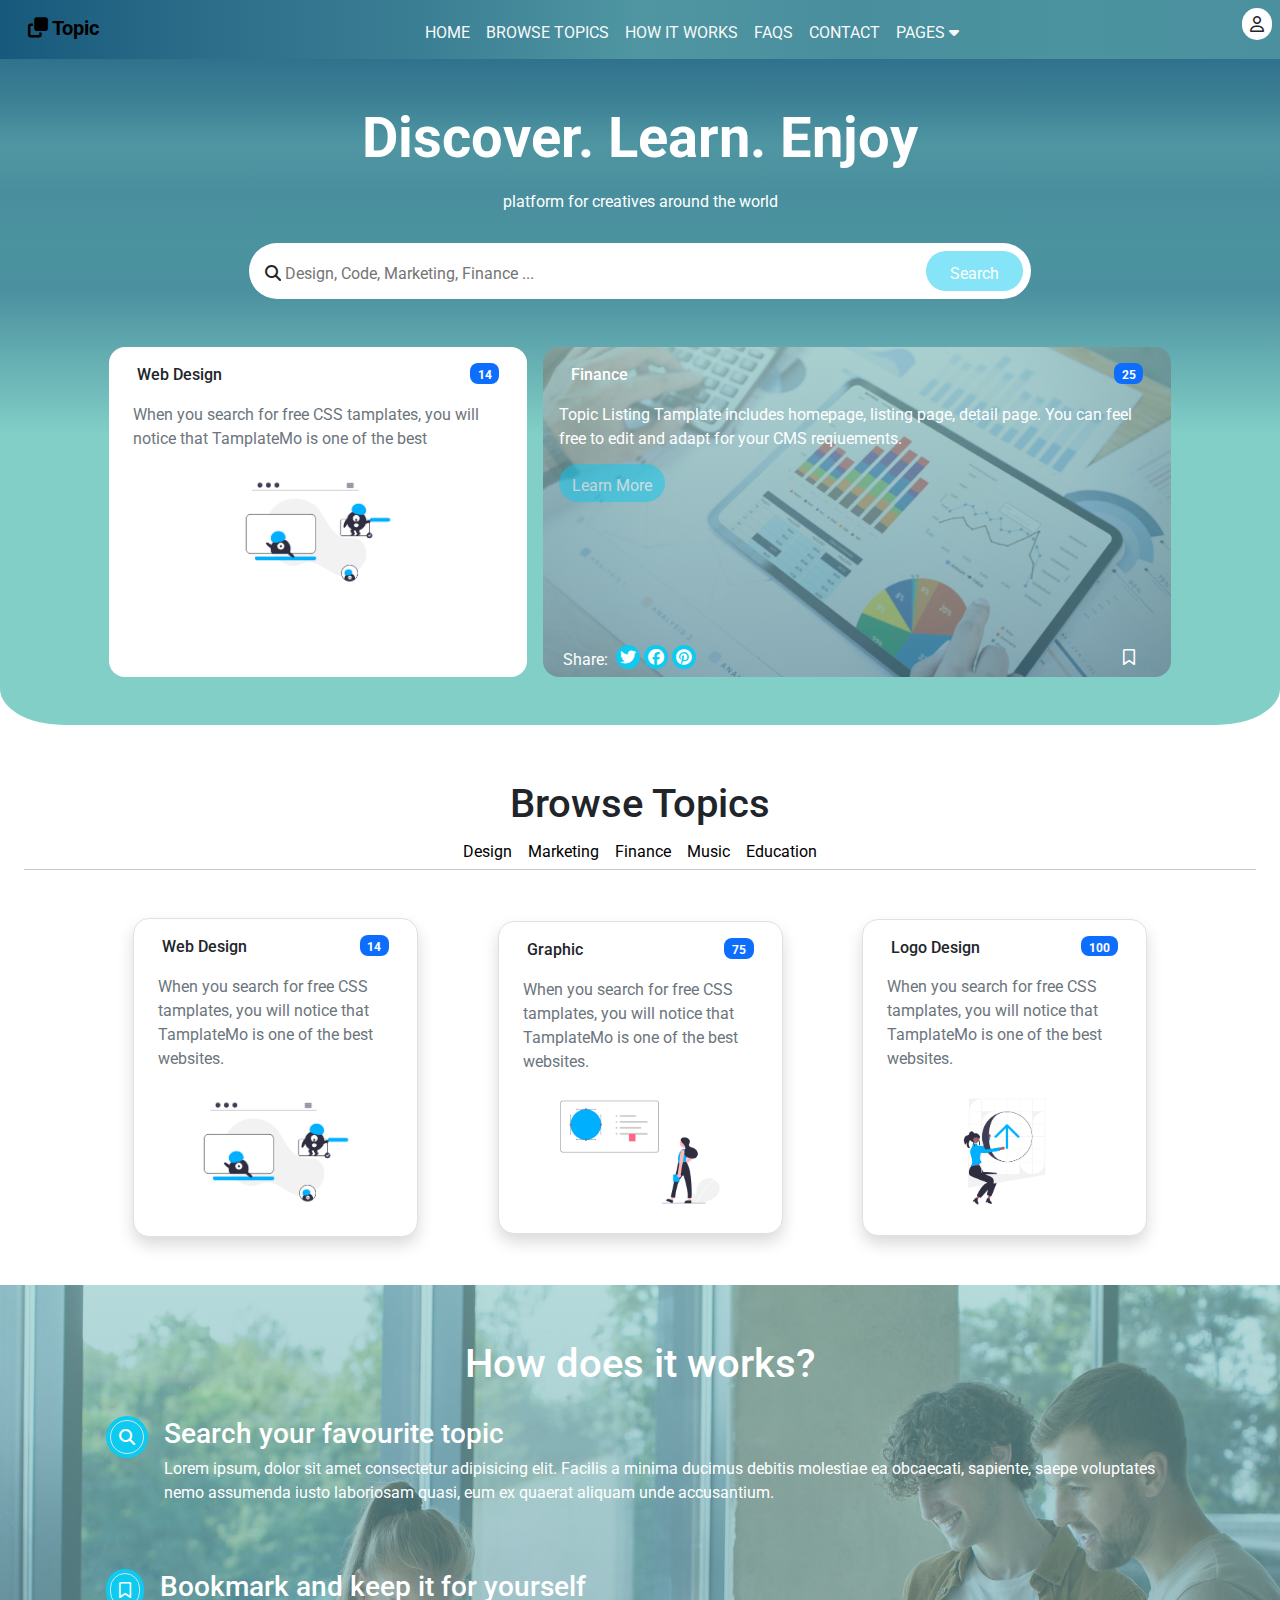
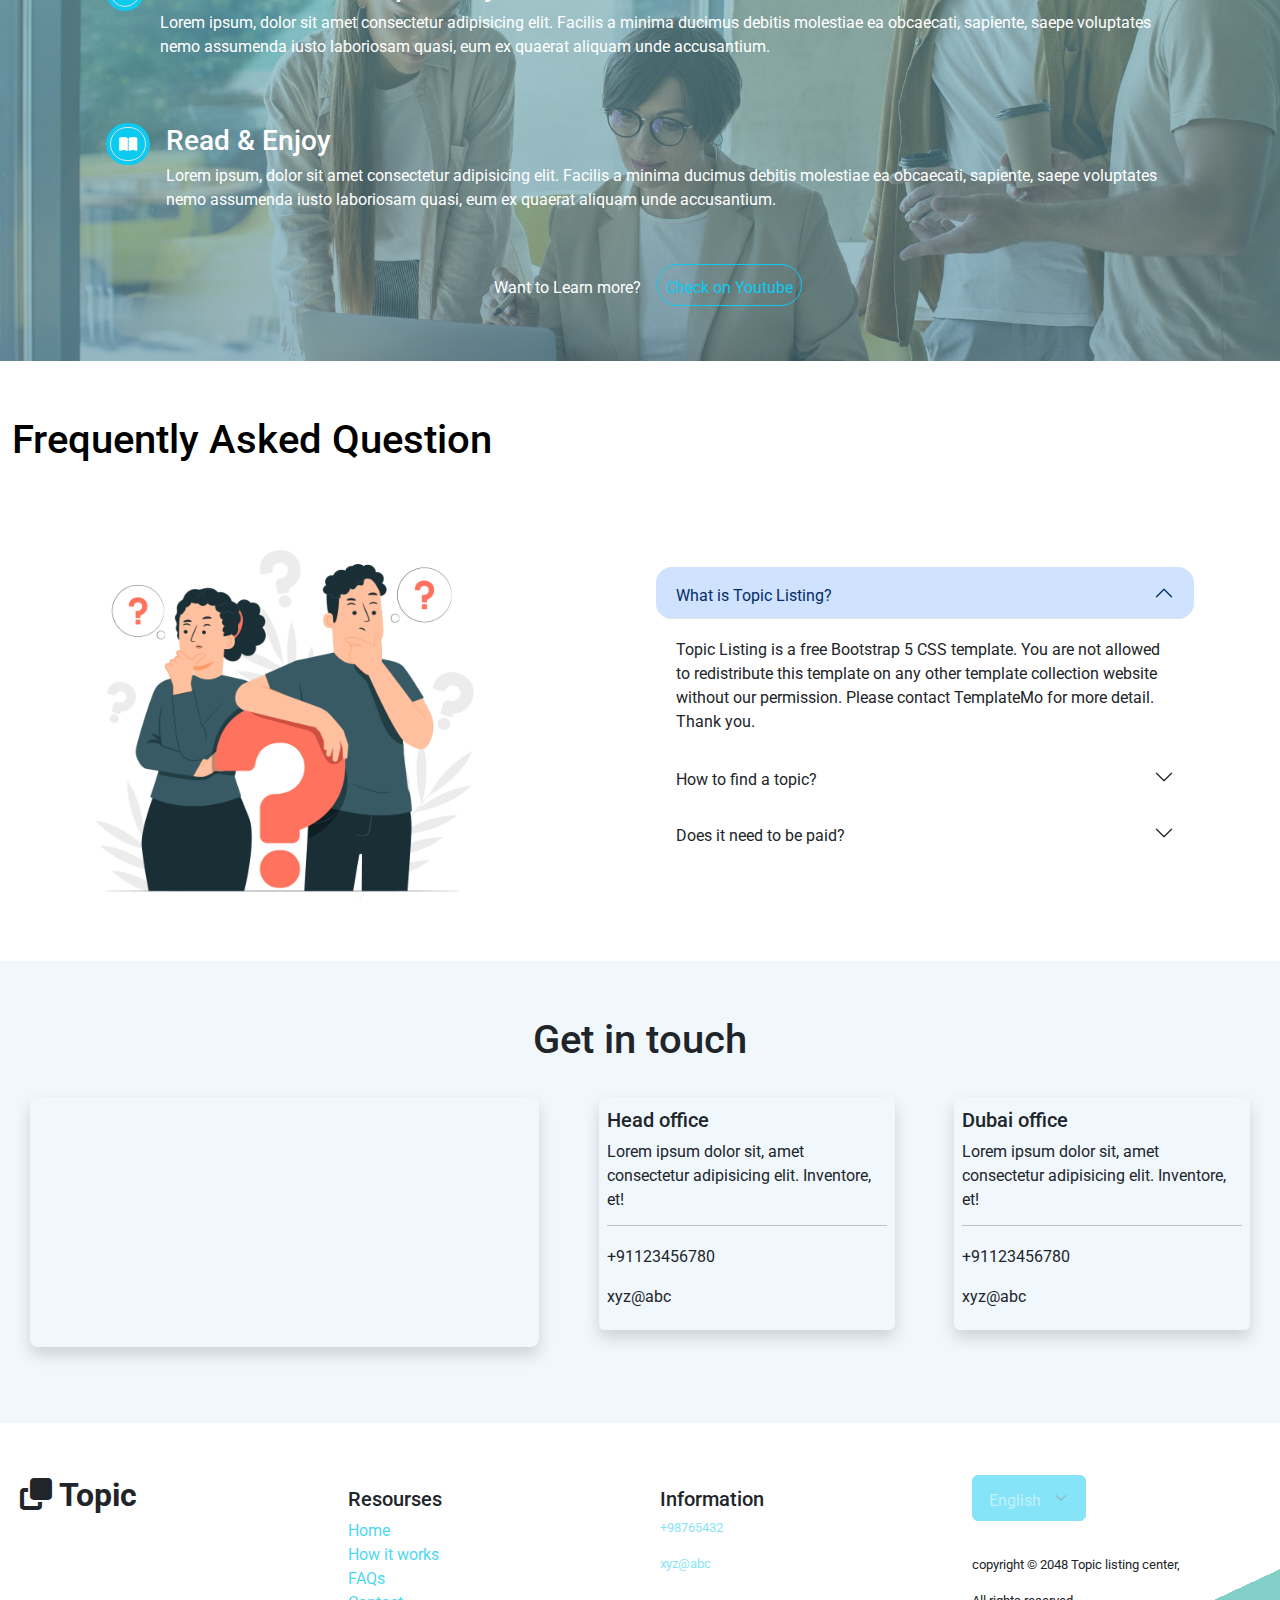
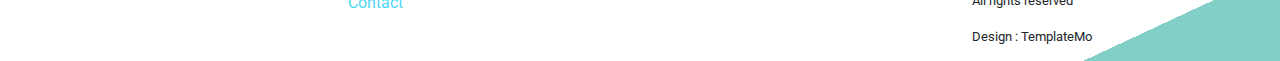
<file: Assignment-with-BS/index.html>
<!DOCTYPE html>
<html lang="en">
<head>
    <meta charset="UTF-8">
    <meta name="viewport" content="width=device-width, initial-scale=1.0">
    <link href="https://cdn.jsdelivr.net/npm/bootstrap@5.3.3/dist/css/bootstrap.min.css" rel="stylesheet">
    <script src="https://cdn.jsdelivr.net/npm/bootstrap@5.3.3/dist/js/bootstrap.bundle.min.js"></script>
    <link rel="stylesheet" href="https://cdnjs.cloudflare.com/ajax/libs/font-awesome/6.7.2/css/all.min.css" integrity="sha512-Evv84Mr4kqVGRNSgIGL/F/aIDqQb7xQ2vcrdIwxfjThSH8CSR7PBEakCr51Ck+w+/U6swU2Im1vVX0SVk9ABhg==" crossorigin="anonymous" referrerpolicy="no-referrer" />
    <link rel="preconnect" href="https://fonts.googleapis.com">
    <link rel="preconnect" href="https://fonts.gstatic.com" crossorigin>
    <link href="https://fonts.googleapis.com/css2?family=Roboto:ital,wght@0,100..900;1,100..900&display=swap" rel="stylesheet">
    <link rel="stylesheet" href="style.css">
    <title>Topic-listing</title>
</head>
<body>
    <nav class="navbar navbar-expand-md navbar-light bg-info fixed-top ">
        <div class="container-fluid">
            <h1 class="navbar-brand ps-3 align-self-center"><strong><i class="fa-solid fa-clone"></i> Topic</strong></h1>
            <div class="collapse navbar-collapse justify-content-center  " id="navbarNav">
                <button type="button" class="btn-close navbar-toggler  float-end" data-bs-toggle="collapse" data-bs-target="#navbarNav"></button>
                <ul class=" navbar-nav text-white ">
                    <li class="nav-item"><a class="nav-link link-light " href="#hero">HOME</a></li>
                    <li class="nav-item"><a class="nav-link link-light" href="#browse-section">BROWSE TOPICS</a></li>
                    <li class="nav-item"><a class="nav-link link-light" href="#how-works">HOW IT WORKS</a></li>
                    <li class="nav-item"><a class="nav-link link-light" href="#faq">FAQS</a></li>
                    <li class="nav-item"><a class="nav-link link-light" href="#location">CONTACT</a></li>
                    <li class="nav-item">
                        <div class="dropdown border-0  " >
                            <a class="nav-link link-light"  href="#" data-bs-toggle="dropdown">PAGES <i class="fa-solid fa-caret-down"></i></a>
                            <ul class="dropdown-menu border-0 " style="background: inherit;">
                                <a class="dropdown-item " href="#">Page1</a>
                                <a class="dropdown-item " href="#">page2</a>
                                <a class="dropdown-item " href="#">page2</a>
                            </ul>
                        </div>
                    </li>
                </ul>
            </div>
            <div class="position-fixed end-0  top-0 p-2">
                <i class="fa-regular fa-user p-2 rounded-5 bg-white"></i>
                <button class="navbar-toggler text-white" type="button" data-bs-toggle="collapse" data-bs-target="#navbarNav" aria-controls="navbarNav" aria-expanded="false" aria-label="Toggle navigation">
                    <span class="navbar-toggler-icon"></span>
                </button>
            </div>
        </div>
    </nav>
    <div class="container-fluid pb-5" id="hero">
        <div class="row pt-5 gap-3 justify-content-center align-items-center">
            <div class="col-10 text-center pt-5">
                <h1 class=" display-4 fw-bold text-white">Discover. Learn. Enjoy</h1>
            </div>
            <div class="col-10 text-center">
                <p class="text-white">platform for creatives around the world</p>
            </div>
            <div class="col-10">
                <div
                    class="p-2 rounded-5 bg-white justify-content-between d-flex justify-content-between align-items-baseline w-75 mx-auto ">
                    <i class="fa-solid fa-magnifying-glass ps-2 justify-self-center "></i>
                    <input class="bg-white border-0 p-2 ps-1 rounded w-100" type="search"
                        placeholder="Design, Code, Marketing, Finance ...">
                    <button class="bg-info opacity-50 rounded-5 border-0 p-2 ps-4 pe-4 text-white align-self-center" type="submit">Search</button>
                </div>
            </div>
        </div>

        <div class="container-fluid mt-5">
            <div class="row gap-3 justify-content-center">

                <div class="col-sm-4 col-8 p-3 bg-white text-black rounded-4">
                    <div class="card border-0">
                        <div class="container-fluid d-flex justify-content-between ">
                            <h6 class="card-title">Web Design</h6>
                            <p class=" badge bg-primary rounded-3 text-white ">14</p>
                        </div>
                        <p class="ps-2 text-secondary card-text">When you
                            search for free CSS tamplates, you will notice
                            that TamplateMo is one of the best </p>
                        <img src="images\topics\undraw_Remote_design_team_re_urdx.png" class="img-fluid align-self-center" width="200px"
                            height="150px">
                    </div>
                </div>
                <div class=" col-sm-6 col-8  p-3 text-white rounded-4 position-relative" id="second-div">
                    <div class="container d-flex justify-content-between">
                        <h6>Finance</h6>
                        <p class="badge bg-primary rounded-3 text-white">25</p>
                    </div>

                    <p>Topic Listing Tamplate includes homepage, listing
                        page, detail page. You can feel free to edit
                        and adapt for your CMS reqiuements.</p>

                    <button class="btn btn-info opacity-50 rounded-5 text-white">Learn
                        More</button>

                    <div class=" container-fluid position-absolute w-100 bottom-0 start-0">
                        <div class="p-2  d-flex align-items-center justify-content-between">
                            <div class="d-inline-flex align-items-start">
                                <span class="pe-2">Share: </span>
                                <i class="fa-brands fa-twitter  rounded-5  bg-info p-1 me-1"></i>
                                <i class="fa-brands fa-facebook rounded-5 bg-info p-1 me-1"></i>
                                <i class="fa-brands fa-pinterest rounded-5 bg-info p-1 me-1"></i>
                            </div>
                            <i class="fa-regular fa-bookmark pe-3"></i>
                        </div>
                    </div>
                </div>
            </div>
        </div>
    </div>
    <div class="container-fluid mt-5 mb-5" id="browse-section">
        <h1 class="text-center">Browse Topics</h1>
        <div class="container-fluid">
            <ul class="navbar-nav d-flex flex-row flex-wrap align-items-center justify-content-center">
                <li class="nav-item m-2"><a
                        class="text-black link-dark link-offset-2 link-offset-3-hover link-underline link-underline-opacity-0 link-underline-opacity-75-hover"
                        href="#design">Design</a></li>
                <li class="nav-item m-2"><a
                        class="text-black link-dark link-offset-2 link-offset-3-hover link-underline link-underline-opacity-0 link-underline-opacity-75-hover"
                        href="#">Marketing</a></li>
                <li class="nav-item m-2"><a
                        class="text-black link-dark link-offset-2 link-offset-3-hover link-underline link-underline-opacity-0 link-underline-opacity-75-hover"
                        href="#">Finance</a></li>
                <li class="nav-item m-2 "><a
                        class="text-black link-dark link-offset-2 link-offset-3-hover link-underline link-underline-opacity-0 link-underline-opacity-75-hover"
                        href="#">Music</a></li>
                <li class="nav-item m-2"><a
                        class="text-black link-dark link-offset-2 link-offset-3-hover link-underline link-underline-opacity-0 link-underline-opacity-75-hover"
                        href="#">Education</a></li>
            </ul>
            <hr class="m-0">
        </div>
        <div class="container-lg pt-5" id="design">
            <div class="row gap-3 justify-content-evenly align-items-center">
                <div class="col-md-3 col-sm-4 col-8 p-3 bg-white text-black rounded-4 border shadow">
                    <div class="card border-0">
                        <div class="container-fluid d-flex justify-content-between ">
                            <h6 class="card-title">Web Design</h6>
                            <p class="badge bg-primary rounded-3 text-white">14</p>
                        </div>
                        <p class="ps-2 text-secondary card-text">When you
                            search for free CSS tamplates, you will notice
                            that TamplateMo is one of the best websites.</p>
                        <img src="images\topics\undraw_Remote_design_team_re_urdx.png" class="img-fluid align-self-center" width="200px"
                            height="150px">
                    </div>
                </div>
                <div class="col-md-3 col-sm-4 col-8 p-3 bg-white text-black rounded-4 border shadow">
                    <div class="card border-0">
                        <div class="container-fluid d-flex justify-content-between ">
                            <h6 class="card-title">Graphic</h6>
                            <p class="badge bg-primary rounded-3 text-white">75</p>
                        </div>
                        <p class="ps-2 text-secondary card-text">When you
                            search for free CSS tamplates, you will notice
                            that TamplateMo is one of the best websites.</p>
                        <img src="images/topics/undraw_Redesign_feedback_re_jvm0.png" class="img-fluid align-self-center" width="200px"
                            height="150px">
                    </div>
                </div>
                <div class="col-md-3 col-sm-4 col-8 p-3 bg-white text-black rounded-4 border shadow">
                    <div class="card border-0">
                        <div class="container-fluid d-flex justify-content-between ">
                            <h6 class="card-title">Logo Design</h6>
                            <p class="badge bg-primary rounded-3 text-white">100</p>
                        </div>
                        <p class="ps-2 text-secondary card-text">When you
                            search for free CSS tamplates, you will notice
                            that TamplateMo is one of the best websites.</p>
                        <img src="images/topics/colleagues-working-cozy-office-medium-shot.png" class="img-fluid align-self-center" width="125px" height="150px">
                    </div>
                </div>
            </div>
        </div>
    </div>
    <div class="container-fluid mt-5 pb-5" id="how-works">
        <div class="container-xl pt-5 text-white ">
            <h1 class="text-center">How does it works?</h1>
            <div class="container-md p-4 d-flex align-items-baseline ">
                <div class=" bg-info p-1 rounded-5 me-3 ">
                    <i class="fa-solid fa-magnifying-glass p-2 bg-info rounded-5 border"></i>
                </div>
                <div>
                    <h3>Search your favourite topic</h3>
                    <p class>Lorem ipsum, dolor sit amet consectetur
                        adipisicing elit. Facilis a minima ducimus
                        debitis molestiae ea obcaecati, sapiente, saepe
                        voluptates nemo assumenda iusto laboriosam
                        quasi, eum ex quaerat aliquam unde accusantium.</p>
                </div>
            </div>
            <div class="container-md p-4 d-flex align-items-baseline ">
                <div class=" bg-info p-1 rounded-5 me-3 ">
                    <i class="fa-regular fa-bookmark p-2 bg-info rounded-5 border"></i>
                </div>
                <div>
                    <h3>Bookmark and keep it for yourself</h3>
                    <p class>Lorem ipsum, dolor sit amet consectetur
                        adipisicing elit. Facilis a minima ducimus
                        debitis molestiae ea obcaecati, sapiente, saepe
                        voluptates nemo assumenda iusto laboriosam
                        quasi, eum ex quaerat aliquam unde accusantium.</p>
                </div>
            </div>
            <div class="container-md p-4 d-flex align-items-baseline ">
                <div class=" bg-info p-1 rounded-5 me-3 ">
                    <i class="fa-solid fa-book-open p-2 bg-info rounded-5 border"></i>
                </div>
                <div>
                    <h3>Read & Enjoy</h3>
                    <p class>Lorem ipsum, dolor sit amet consectetur
                        adipisicing elit. Facilis a minima ducimus
                        debitis molestiae ea obcaecati, sapiente, saepe
                        voluptates nemo assumenda iusto laboriosam
                        quasi, eum ex quaerat aliquam unde accusantium.</p>
                </div>
            </div>
        </div>
        <div class="pt-2 d-flex flex-wrap align-items-center justify-content-center">
            <p class=" m-3 text-white">Want to Learn more? </p>
            <button type="button" class="btn btn-outline-info p-2 rounded-5 ">Check on
                Youtube</button>
        </div>
    </div>
    <div class="container-fluid pt-5 mb-5" id="faq">
        <h1 class="text-start w-75 pb-5  text-black">Frequently Asked
            Question</h1>
        <div class="container-md">
            <div class="row  align-items-center justify-content-around">
                <div class="col-sm-6 col-10 mx-auto ">
                    <img src="images/faq_graphic.jpg" alt="faq" srcset width="400" height="400" class="img-fluid">
                </div>
                <div class="col-sm-6 col-10">
                    <div class="accordion ">
                        <div class="accordion-item border-0 m-1">
                            <h2 class="accordion-header" id="headingOne">
                                <button class="accordion-button rounded-4" type="button" data-bs-toggle="collapse"
                                    data-bs-target="#collapseOne" aria-expanded="true" aria-controls="collapseOne">
                                    What is Topic Listing?
                                </button>
                            </h2>
                            <div id="collapseOne" class="accordion-collapse collapse show " aria-labelledby="headingOne"
                                data-bs-parent="#accordionExample">
                                <div class="accordion-body ">
                                    Topic Listing is a free Bootstrap 5 CSS
                                    template. You are not allowed to
                                    redistribute this template on any other
                                    template collection website without our
                                    permission. Please contact TemplateMo for
                                    more detail. Thank you.
                                </div>
                            </div>
                        </div>
                        <div class="accordion-item border-0 m-1">
                            <h2 class="accordion-header" id="headingtwo">
                                <button class="accordion-button rounded-4 collapsed" type="button"
                                    data-bs-toggle="collapse" data-bs-target="#collapsetwo" aria-expanded="true"
                                    aria-controls="collapseOne">
                                    How to find a topic?
                                </button>
                            </h2>
                            <div id="collapsetwo" class="accordion-collapse collapse " aria-labelledby="headingtwo"
                                data-bs-parent="#accordionExample">
                                <div class="accordion-body ">
                                    Topic Listing is a free Bootstrap 5 CSS
                                    template. You are not allowed to
                                    redistribute this template on any other
                                    template collection website without our
                                    permission. Please contact TemplateMo for
                                    more detail. Thank you.
                                </div>
                            </div>
                        </div>
                        <div class="accordion-item border-0 m-1">
                            <h2 class="accordion-header" id="headingthree">
                                <button class="accordion-button rounded-4 collapsed" type="button"
                                    data-bs-toggle="collapse" data-bs-target="#collapsethree" aria-expanded="true"
                                    aria-controls="collapseOne">
                                    Does it need to be paid?
                                </button>
                            </h2>
                            <div id="collapsethree" class="accordion-collapse collapse" aria-labelledby="headingthree"
                                data-bs-parent="#accordionExample">
                                <div class="accordion-body ">
                                    Topic Listing is a free Bootstrap 5 CSS
                                    template. You are not allowed to
                                    redistribute this template on any other
                                    template collection website without our
                                    permission. Please contact TemplateMo for
                                    more detail. Thank you.
                                </div>
                            </div>
                        </div>
                    </div>
                </div>
            </div>
        </div>
    </div>
    <div class=" pt-5 pb-5 " style="background-color: rgba(240,247,253,1);" id="location">
        <h1 class="text-center pb-2">Get in touch</h1>
        <div class="container-fluid  pt-4">
            <div class="row justify-content-around ">
                <div class="col-sm-5 col-10 pb-4">
                    <div class="embed-responsive embed-responsive-1by1 ">
                        <iframe title="map" class="w-100 rounded-3 shadow" width="400px" height="250px"
                            style="border:0;" allowfullscreen loading="lazy" referrerpolicy="no-referrer-when-downgrade"
                            src="https://www.google.com/maps/embed?pb=!1m18!1m12!1m3!1d3430.4599228622633!2d76.6870177754174!3d30.705468274597404!2m3!1f0!2f0!3f0!3m2!1i1024!2i768!4f13.1!3m3!1m2!1s0x390feefe6d6bde61%3A0xaceb2b6a3219c423!2sAnviam%20Solutions%20Private%20Limited!5e0!3m2!1sen!2sin!4v1737615763887!5m2!1sen!2sin"></iframe>
                    </div>
                </div>
                <div class=" col-md-3 col-sm-4 col-10 pb-4">
                    <div class="card bg-transparent border-0 shadow p-2">
                        <h5 class="card-title">Head office</h5>
                        <div class="card-body p-0">
                            <p>Lorem ipsum dolor sit, amet consectetur
                                adipisicing elit. Inventore, et!</p>
                            <hr>
                            <p>+91123456780</p>
                            <p>xyz@abc</p>
                        </div>
                    </div>
                </div>
                <div class=" col-md-3 col-sm-4 col-10 pb-4">
                    <div class="card bg-transparent border-0 shadow p-2">
                        <h5 class="card-title">Dubai office</h5>
                        <div class="card-body p-0">
                            <p>Lorem ipsum dolor sit, amet consectetur
                                adipisicing elit. Inventore, et!</p>
                            <hr>
                            <p>+91123456780</p>
                            <p>xyz@abc</p>
                        </div>
                    </div>
                </div>
            </div>
        </div>
    </div>

    <div class="container-fluid pt-5 " id="footer">
        <div class="row gap-3 align-items-baseline justify-content-center  ">
            <div class="col-md-3 col-12 ">
                <h2 class="ps-2"><strong><i class="fa-solid fa-clone"></i>
                        Topic</strong></h2>
            </div>
            <div class="col">
                <h5>Resourses</h5>
                <ul class="navbar-nav">
                    <li class="nav-item"><a
                            class="text-info opacity-75 link-info link-offset-2 link-offset-3-hover link-underline link-underline-opacity-0 link-underline-opacity-75-hover"
                            href="#hero">Home</a></li>
                    <li class="nav-item"><a
                            class="text-info opacity-75 link-info link-offset-2 link-offset-3-hover link-underline link-underline-opacity-0 link-underline-opacity-75-hover"
                            href="#how-works">How it works</a></li>
                    <li class="nav-item"><a
                            class="text-info opacity-75 link-info link-offset-2 link-offset-3-hover link-underline link-underline-opacity-0 link-underline-opacity-75-hover"
                            href="#faq">FAQs</a></li>
                    <li class="nav-item"><a
                            class="text-info opacity-75 link-info link-offset-2 link-offset-3-hover link-underline link-underline-opacity-0 link-underline-opacity-75-hover"
                            href="#location">Contact</a></li>
                </ul>
            </div>
            <div class="col">
                <h5>Information</h5>
                <p class="text-info opacity-50" style="font-size: smaller;">+98765432</p>
                <p class="text-info opacity-50 p-0" style="font-size: smaller;">xyz@abc</p>
            </div>
            <div class="col-md-3 col-12">
                <div class="pb-3">
                    <button class="btn btn-info opacity-50 p-1 text-white "><select aria-label="Default select example"
                            class="bg-info  opacity-50 border-0 form-select text-white">
                            <option selected value="English">English</option>
                            <option value="Hindi">Hindi</option>
                            <option value="French">French</option>
                            <option value="German">German</option>
                        </select>
                    </button>
                </div>
                <p class="pt-3 " style="font-size: smaller;">copyright &copy; 2048 Topic listing center, </p>
                <p style="font-size: smaller;">All rights reserved</p>
                <p style="font-size: smaller;">Design : TemplateMo</p>
            </div>
        </div>
    </div>
</body>
</html>
</file>
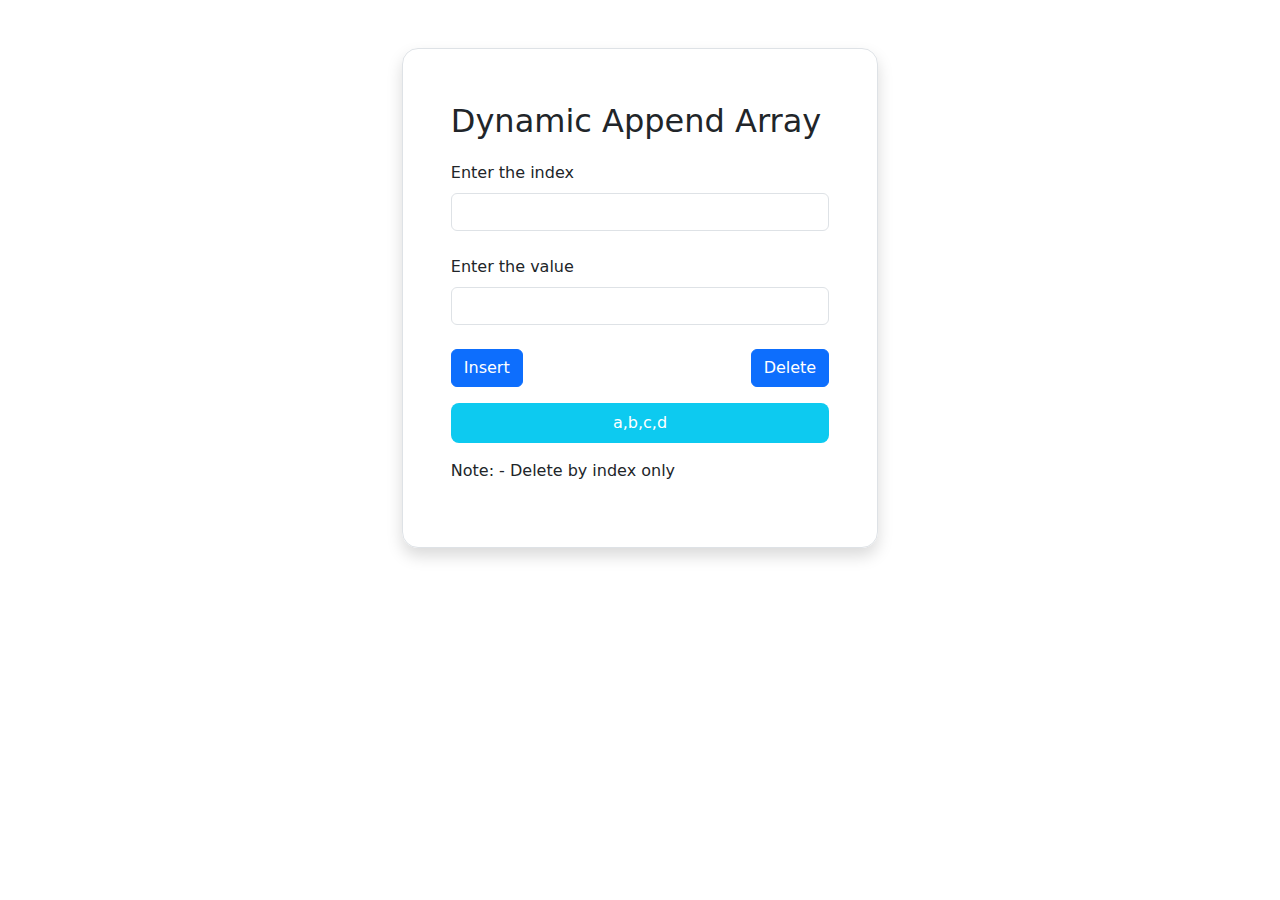
<file: array_manipulation/indexing.html>
<!DOCTYPE html>
<html lang="en">
<head>
    <meta charset="UTF-8">
    <meta name="viewport" content="width=device-width, initial-scale=1.0">
    <link href="https://cdn.jsdelivr.net/npm/bootstrap@5.3.3/dist/css/bootstrap.min.css" rel="stylesheet">
    <script src="https://cdn.jsdelivr.net/npm/bootstrap@5.3.3/dist/js/bootstrap.bundle.min.js"></script>

    <title>Document</title>
</head>
<body>

    <form class="container pt-5  d-flex justify-content-center align-items-center bg-transparent ">
        <div class="form-group border p-5 shadow rounded-4 ">
            <p class="fs-2 text-center pe-2">Dynamic Append Array</p>
            <label class="form-label" for="index">Enter the index</label><br>
            <input class="form-control" type="number" name="index" id="index" min="0" required>
            <br>
            <label class="form-label" for="value">Enter the value</label><br>
            <input class="form-control" type="text" name="value" id="value">
            <br> 

            <button type="button" class="btn btn-primary" onclick="get_value()">Insert </button>
            <button type="button" class="btn btn-primary float-end" onclick="delete_value()">Delete </button>
            
            <p id="results" class="bg-info my-3 text-center text-white py-2 rounded-3 " style="padding-top:10px"></p>

            <p>Note: - Delete by index only</p>
        </div>
    </form>

    <script src="array.js"></script>
    
</body>
</html>
</file>
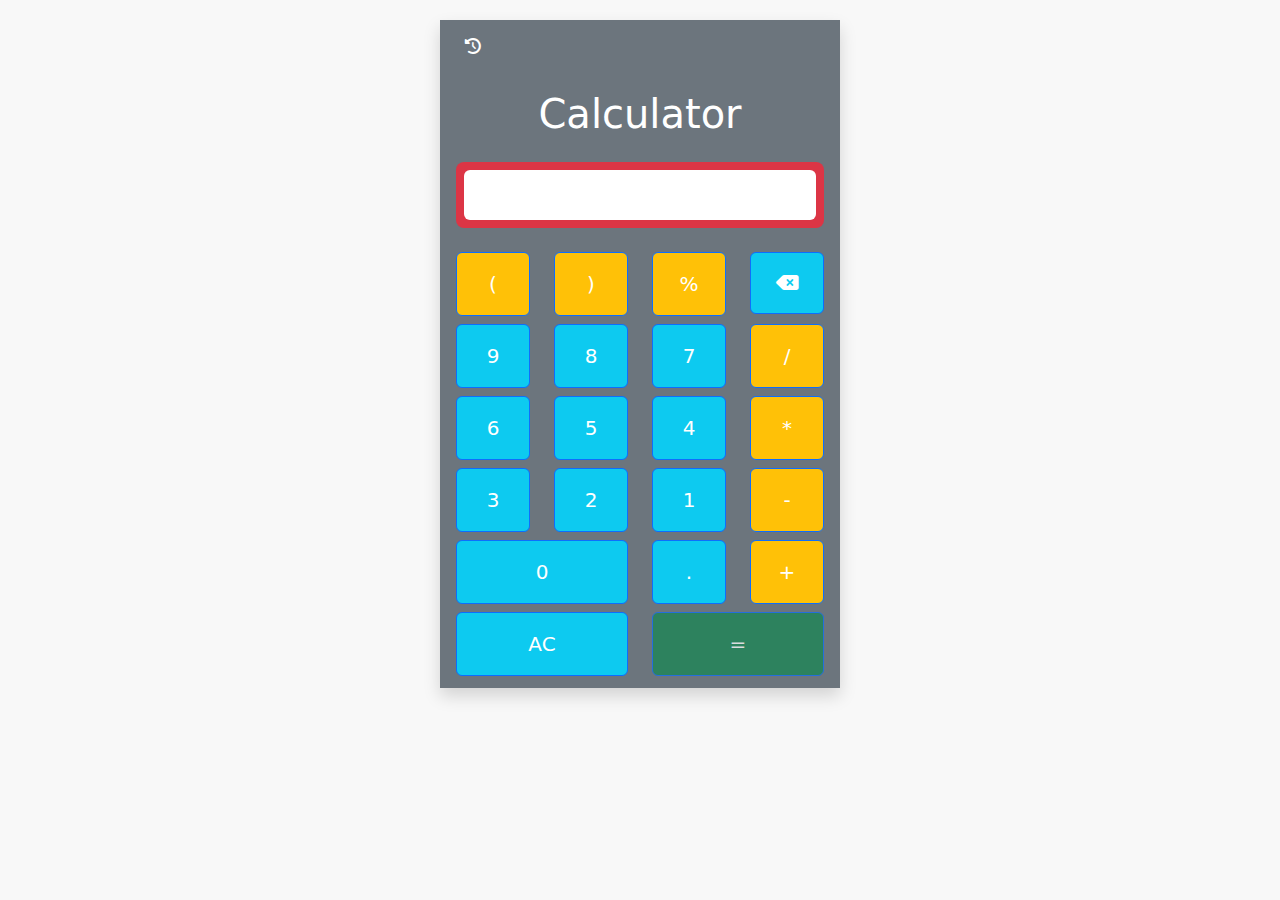
<file: calculator/calculator.html>
<!DOCTYPE html>
<html>
<head>
    <meta charset="UTF-8">
    <meta name="viewport" content="width=device-width, initial-scale=1.0">
    <link href="https://cdn.jsdelivr.net/npm/bootstrap@5.3.3/dist/css/bootstrap.min.css" rel="stylesheet">
    <script src="https://cdn.jsdelivr.net/npm/bootstrap@5.3.3/dist/js/bootstrap.bundle.min.js"></script>
    <link rel="stylesheet" href="https://cdnjs.cloudflare.com/ajax/libs/font-awesome/6.7.2/css/all.min.css" integrity="sha512-Evv84Mr4kqVGRNSgIGL/F/aIDqQb7xQ2vcrdIwxfjThSH8CSR7PBEakCr51Ck+w+/U6swU2Im1vVX0SVk9ABhg==" crossorigin="anonymous" referrerpolicy="no-referrer" />
    <link rel="preconnect" href="https://fonts.googleapis.com">
    <link rel="preconnect" href="https://fonts.gstatic.com" crossorigin>
    <link href="https://fonts.googleapis.com/css2?family=Roboto:ital,wght@0,100..900;1,100..900&display=swap" rel="stylesheet">
    <link rel="stylesheet" href="style.css">
    <title>Calculator</title>
</head>

<body style="background-color: rgb(243, 243, 243, 0.6);">
   
<div class="main container shadow shadow mx-auto py-2 bg-secondary position-relative  ">
    <button type="button" id="history" onclick="openNav()" class="bg-transparent btn"><i class="fa-solid fa-clock-rotate-left text-white"></i></button>
    <h1 class="text-center text-white my-4">Calculator</h1>
    
    <div  class="row bg-danger rounded-3 p-2 mx-1 fs-1  text-white" >
    <input type="text" name="" id="result"  class = "d-flex align-items-end justify-content-end text-end border-0 rounded-2">
    </div>

    <div class="box row  py-1 px-1 pt-4 " >
        <div  class="col"><button class="operators p-3 bg-warning d-flex justify-content-center btn btn-primary w-100 fs-5 " type="button">(</button></div>
        <div  class="col"><button class="operators p-3 bg-warning d-flex justify-content-center btn btn-primary w-100 fs-5 " type="button">)</button></div>
        <div  class="col-3"><button class="operators p-3 bg-warning d-flex justify-content-center btn btn-primary w-100 fs-5 " type="button">%</button></div>
        <div  class="col"><button id="clear" class=" p-3 bg-info d-flex justify-content-center btn btn-primary w-100 fs-5 " type="button"><i class="fa-solid fa-delete-left py-1"></i></button></div>

    </div>

    <div class=" box row  py-1 px-1 " >
        <div  class="col "><button class="number p-3 bg-info d-flex justify-content-center btn btn-primary w-100 fs-5 " type="button">9</button></div>
        <div  class="col"><button class="number p-3 bg-info d-flex justify-content-center btn btn-primary w-100 fs-5 " type="button">8</button></div>
        <div  class="col"><button class="number p-3 bg-info d-flex justify-content-center btn btn-primary w-100 fs-5 " type="button">7</button></div>
        <div  class="col"><button class="operators p-3 bg-warning d-flex justify-content-center btn btn-primary fs-5 w-100" type="button">/</button></div>
        
    </div>
    <div class=" box row  py-1 px-1 " >
        <div  class="col"><button class="number p-3 bg-info d-flex justify-content-center btn btn-primary w-100 fs-5 " type="button">6</button></div>
        <div  class="col"><button class="number p-3 bg-info d-flex justify-content-center btn btn-primary w-100 fs-5 " type="button">5</button></div>        
        <div  class="col"><button class="number p-3 bg-info d-flex justify-content-center btn btn-primary w-100 fs-5 " type="button">4</button></div>        
        <div  class="col"><button class="operators p-3 bg-warning d-flex justify-content-center btn btn-primary w-100 fs-5 " type="button">*</button></div>
    </div> 

    <div class="box row  py-1 px-1 " >
        <div  class="col"><button class="number p-3 bg-info d-flex justify-content-center btn btn-primary w-100 fs-5 " type="button">3</button></div>
        <div  class="col"><button class="number p-3 bg-info d-flex justify-content-center btn btn-primary w-100 fs-5 " type="button">2</button></div>
        <div  class="col"><button class="number p-3 bg-info d-flex justify-content-center btn btn-primary w-100 fs-5 " type="button">1</button></div>
        <div  class="col"><button class="operators p-3 bg-warning d-flex justify-content-center btn btn-primary w-100 fs-5 " type="button">-</button></div>
    </div>
    <div class="box row  py-1 px-1 " >
        <div  class="col-6"><button class="number p-3 bg-info d-flex justify-content-center btn btn-primary w-100 fs-5 " type="button">0</button></div>
        <div  class="col"><button class="pointer p-3 bg-info d-flex justify-content-center btn btn-primary w-100 fs-5 " type="button">.</button></div>
        <div  class="col"><button class="operators p-3 bg-warning d-flex justify-content-center btn btn-primary w-100 fs-5 " type="button">+</button></div>
    </div>
    <div class="box row  py-1 px-1 " >
        <div  class="col-6"><button id="all-clear" class="p-3 bg-info d-flex justify-content-center btn btn-primary w-100 fs-5  " type="button">AC</button></div>
        <div  class="col-6"><button id="equal" class="p-3 bg-success opacity-75 d-flex justify-content-center btn btn-primary w-100 fs-5 " type="button">=</button></div>
    </div>
    

    <div id="mySidenav" class="sidenav">
        <a href="#" class="closebtn" onclick="closeNav()">&times;</a>
        <p class="text-white text-center">History</p>
        <div id="pre" class="transparent bg-dark opacity-50 text-white  py-3 my-2 mx-1 d-flex flex-column  rounded-3 ">
        </div>

        <div class="position-absolute bottom-0 translate-middle start-50"><button id="delete" type="button" class=" p-2 bg-primary opacity-50 d-flex justify-content-center btn btn-primary w-100 ">Delete</button></div>
        
      </div>

</div>


<script src="basic.js"></script>

</body>
</html>
</file>
<file: calculator/style.css>
.main {
    height: fit-content;
    width : 400px;
    margin-top: 20px;
    margin-bottom: 20px;
}

#result {
  font-size: x-large;
  height : 50px;
}

.sidenav {
    height: 100%;
    width: 0;
    position : absolute;
    top: 0;
    left : 0;
    z-index: 1;
    background-color: #111;
    opacity: 80%;
    overflow-x: hidden;
    transition: 0.5s;
    padding-top: 60px;
  }
  
  .sidenav a {
    padding: 8px 8px 8px 32px;
    text-decoration: none;
    font-size: 25px;
    color: #818181;
    display: block;
    transition: 0.3s;
  }
  
  .sidenav a:hover {
    color: #f1f1f1;
  }
  
  .sidenav .closebtn {
    position: absolute;
    top: 0;
    right: 25px;
    font-size: 36px;
    margin-left: 50px;
  }

  #pre p {
    padding-left: 10px;
  }

  button:hover {
    box-shadow: 1px 1px 1px black;
  }
</file>
<file: Assignment-with-BS/style.css>
@font-face { 
    font-family: 'Topic-fonts';
    src : url("fonts/bootstrap-icons.woff") format('woff');
    src: url("fonts/bootstrap-icons.woff2") format('woff');
    font-style: normal; 
 } 
* {
    margin: 0;
    padding: 0;
    box-sizing: border-box;
    font-family: 'Topic-fonts', Roboto;
}
#second-div {
    background: linear-gradient(rgba(131,195,194,0.6), rgba(79,136,155,0.6)), url("images/businesswoman-using-tablet-analysis.jpg") no-repeat ;
    background-size: cover;
    height: 330px;
}
:root
{
    --color : #17597c,#2d6e8a, #3b7f94,#4f96a2, #498e9d, #4b939f , #4b909f;
}
nav {
    background :    linear-gradient( to right, var(--color));
}
#hero  {
    background :     linear-gradient(var(--color) 40%, #82cfc7 60%);
    border-radius: 0 0 5% 5%;
}
#how-works {
    background: linear-gradient(rgba(131,195,194,0.6), rgba(79,136,155,0.6)), url("images/colleagues-working-cozy-office-medium-shot.jpg") no-repeat;
    background-size: cover;
}
#footer {
    background  : linear-gradient(155deg, white 89%, #82cfc7 26%);
}
</file>
